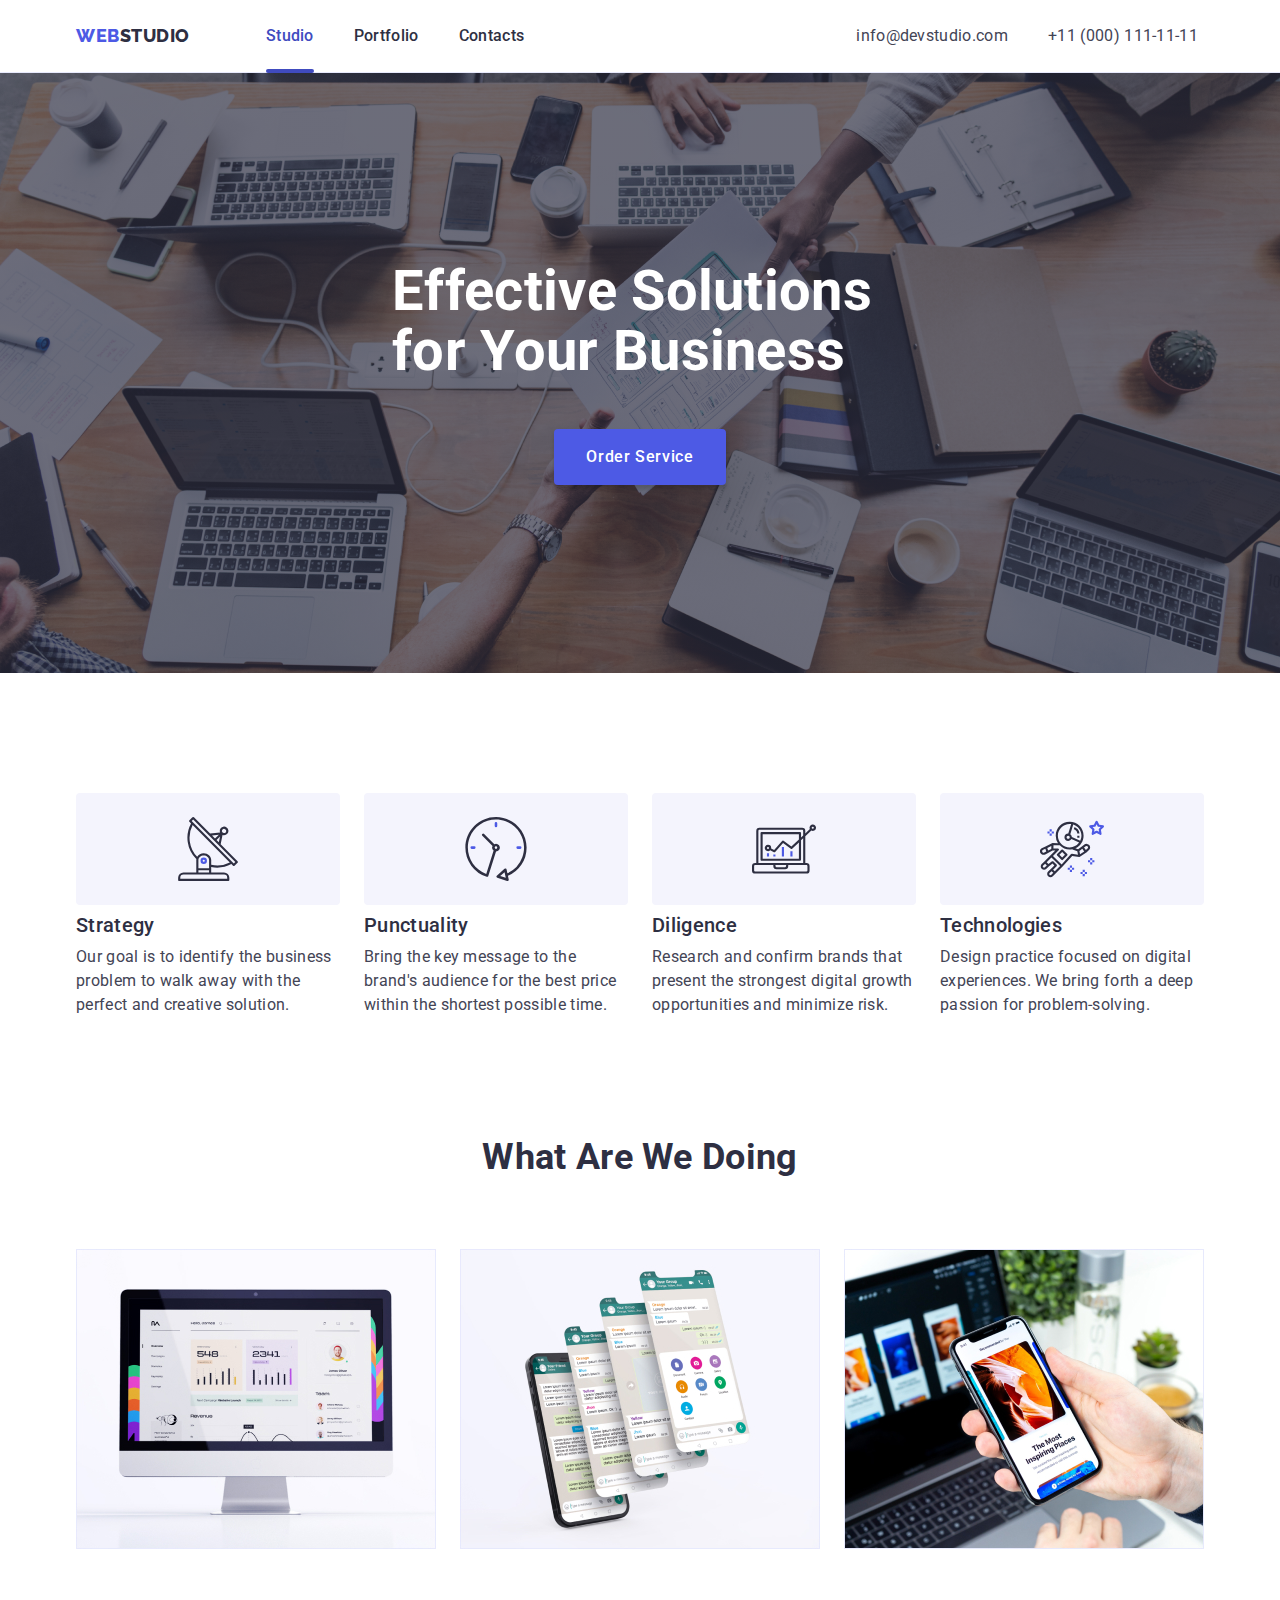
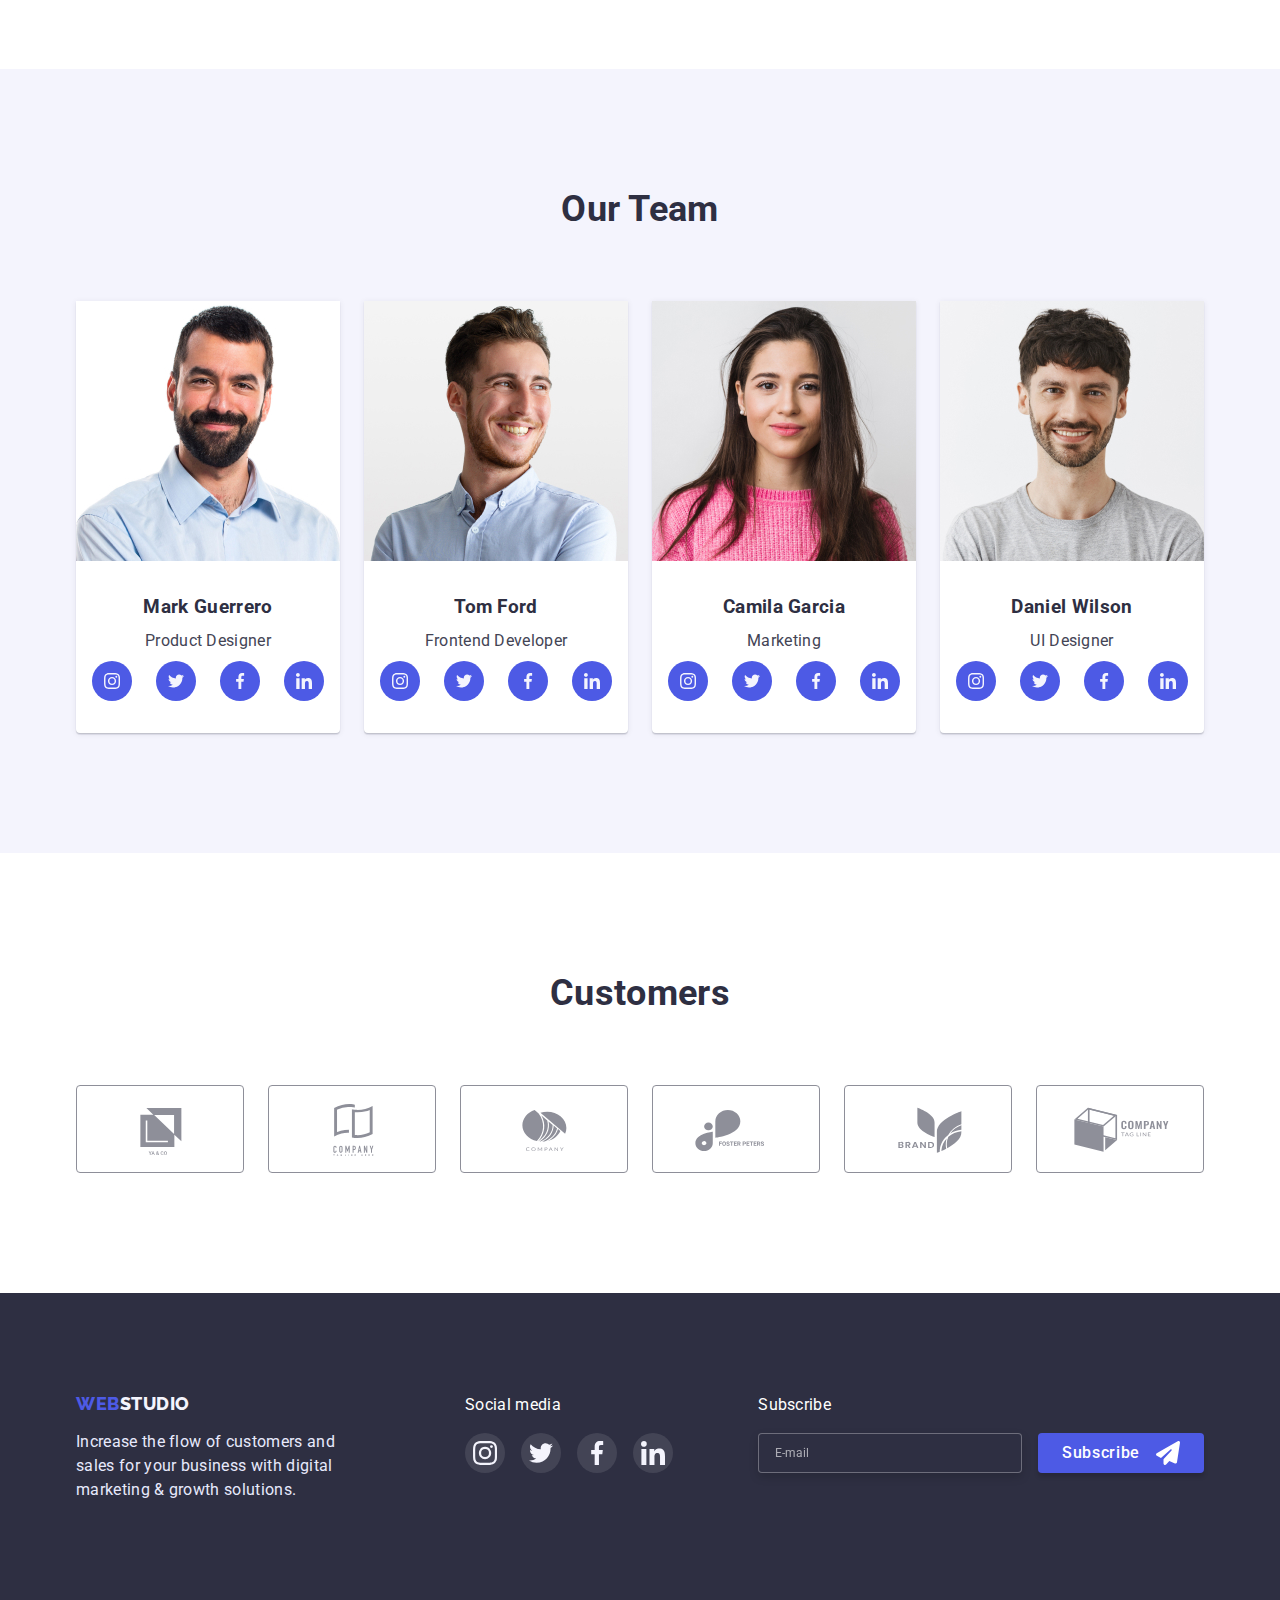
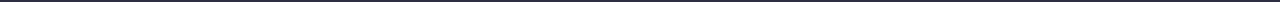
<file: index.html>
<!DOCTYPE html>
<html lang="en">
  <head>
    <meta charset="UTF-8" />
    <meta http-equiv="X-UA-Compatible" content="IE=edge" />
    <meta name="viewport" content="width=device-width, initial-scale=1.0" />
    <title>Web Studio</title>
    <!-- Fonst -->
    <link rel="preconnect" href="https://fonts.googleapis.com" />
    <link rel="preconnect" href="https://fonts.gstatic.com" crossorigin />
    <link
      href="https://fonts.googleapis.com/css2?family=Raleway:wght@800&family=Roboto:wght@400;500;700;900&display=swap"
      rel="stylesheet"
    />
    <link
      rel="stylesheet"
      href="https://cdn.jsdelivr.net/npm/modern-normalize@1.1.0/modern-normalize.min.css"
    />
    <!-- Custom styles -->
    <link rel="stylesheet" href="./css/test.css" />
    <link rel="stylesheet" href="" />
  </head>
  <body>
    <!-- Header section -->
    <header class="header section">
      <div class="header-container container">
        <a class="header-logo link" href="./index.html">
          <span class="header-logo-span">Web</span>Studio
        </a>
        <nav class="header-nav">
          <ul class="header-list list">
            <li class="header-item">
              <a class="header-link link current" href="./index.html">Studio</a>
            </li>
            <li class="header-item">
              <a class="header-link link" href="./portfolio.html">Portfolio</a>
            </li>
            <li class="header-item">
              <a class="header-link link" href="#Contacts">Contacts</a>
            </li>
          </ul>
        </nav>
        <address class="header-address">
          <ul class="address-list list">
            <li class="address-item">
              <a class="header-mail link" href="mailto:info@devstudio.com"
                >info@devstudio.com</a
              >
            </li>
            <li class="address-item">
              <a class="header-contact link" href="tel:+110001111111"
                >+11 (000) 111-11-11</a
              >
            </li>
          </ul>
        </address>
        <!--Mobile Menu -->
        <button class="menu-btn" type="submit" data-mobile-open>
          <svg class="menu-icon" width="32" height="32">
            <use href="./img/icons.svg#icon-burger"></use>
          </svg>
        </button>
        <div class="menu-mobile mobile-backdrop is-hidden" data-mobile>
          <button class="mobile-btn" type="submit" data-mobile-close>
            <svg class="mobile-close" width="8" height="8">
              <use href="./img/icons.svg#icon-menu-close"></use>
            </svg>
          </button>
          <ul class="mobile-list list">
            <li class="mobile-item">
              <a class="mobile-link link current" href="./index.html">Studio</a>
            </li>
            <li class="mobile-item">
              <a class="mobile-link link" href="./portfolio.html">Portfolio</a>
            </li>
            <li class="mobile-item">
              <a class="mobile-link link" href="#Contacts">Contacts</a>
            </li>
          </ul>
          <ul class="mobile-address-list list">
            <li class="mobile-item">
              <a class="mobile-contact link" href="tel:+110001111111"
                >+11 (000) 111-11-11</a
              >
            </li>
            <li class="mobile-item">
              <a class="mobile-mail link" href="mailto:info@devstudio.com"
                >info@devstudio.com</a
              >
            </li>
          </ul>
          <ul class="mobile-socials-list list">
            <li class="mobile-socials-item">
              <a
                class="mobile-socials-link link"
                href="https://instagram.com"
                rel="noopener noreferree"
                aria-label="Instagram link"
                ><svg class="footer-socials-icon" width="24" height="24">
                  <use href="./img/icons.svg#instagram"></use></svg
              ></a>
            </li>
            <li class="mobile-socials-item">
              <a class="mobile-socials-link link" href aria-label="Twitter link"
                ><svg class="footer-socials-icon" width="24" height="24">
                  <use href="./img/icons.svg#twitter"></use></svg
              ></a>
            </li>
            <li class="mobile-socials-item">
              <a
                class="mobile-socials-link link"
                href
                aria-label="Facebook link"
                ><svg class="footer-socials-icon" width="24" height="24">
                  <use href="./img/icons.svg#facebook"></use></svg
              ></a>
            </li>
            <li class="mobile-socials-item">
              <a
                class="mobile-socials-link link"
                href
                aria-label="Linkedin link"
                ><svg class="footer-socials-icon" width="24" height="24">
                  <use href="./img/icons.svg#linkedin"></use></svg
              ></a>
            </li>
          </ul>
        </div>
      </div>
    </header>
    <main>
      <!-- Hero section -->
      <section class="hero section">
        <div class="hero-container container">
          <h1 class="hero-title">Effective Solutions for Your Business</h1>
          <button class="hero-button btn" type="button" data-modal-open>
            Order Service
          </button>
        </div>
      </section>
      <!-- Our Features -->
      <section class="features section">
        <div class="container">
          <h2 class="visually-hidden" hidden>Our Features</h2>
          <ul class="features-list list">
            <li class="features-item">
              <div class="features-box-icon">
                <svg class="features-icon" width="64" height="64">
                  <use href="./img/icons.svg#antenna"></use>
                </svg>
              </div>
              <h3 class="features-title">Strategy</h3>
              <p class="features-desc">
                Our goal is to identify the business problem to walk away with
                the perfect and creative solution.
              </p>
            </li>
            <li class="features-item">
              <div class="features-box-icon">
                <svg class="features-icon" width="64" height="64">
                  <use href="./img/icons.svg#clock"></use>
                </svg>
              </div>
              <h3 class="features-title">Punctuality</h3>
              <p class="features-desc">
                Bring the key message to the brand's audience for the best price
                within the shortest possible time.
              </p>
            </li>
            <li class="features-item">
              <div class="features-box-icon">
                <svg class="features-icon" width="64" height="64">
                  <use href="./img/icons.svg#diagram"></use>
                </svg>
              </div>
              <h3 class="features-title">Diligence</h3>
              <p class="features-desc">
                Research and confirm brands that present the strongest digital
                growth opportunities and minimize risk.
              </p>
            </li>
            <li class="features-item">
              <div class="features-box-icon">
                <svg class="features-icon" width="64" height="64">
                  <use href="./img/icons.svg#astronaut"></use>
                </svg>
              </div>
              <h3 class="features-title">Technologies</h3>
              <p class="features-desc">
                Design practice focused on digital experiences. We bring forth a
                deep passion for problem-solving.
              </p>
            </li>
          </ul>
        </div>
      </section>
      <!-- What are we doing section -->
      <section class="do section">
        <div class="container">
          <h2 class="do-title">What Are We Doing</h2>
          <ul class="do-list list">
            <li class="do-item">
              <img
                class="do-img"
                srcset="
                  ./img/what-are-we-doing/img01@1x.jpg 1x,
                  ./img/what-are-we-doing/img01@2x.jpg 2x
                "
                src="./img/what-are-we-doing/monitor.jpg"
                alt="Computer"
                width="360"
                height="300"
              />
            </li>
            <li class="do-item">
              <img
                class="do-img"
                srcset="
                  ./img/what-are-we-doing/img02@1x.jpg 1x,
                  ./img/what-are-we-doing/img02@2x.jpg 2x
                "
                src="./img/what-are-we-doing/smartphone-app.jpg"
                alt="Smartphone"
                width="360"
                height="300"
              />
            </li>
            <li class="do-item">
              <img
                class="do-img"
                srcset="
                  ./img/what-are-we-doing/img03@1x.jpg 1x,
                  ./img/what-are-we-doing/img03@2x.jpg 2x
                "
                src="./img/what-are-we-doing/smartphone-background-computer.jpg"
                alt="Phone on the background of the monitor"
                width="360"
                height="300"
              />
            </li>
          </ul>
        </div>
      </section>
      <!-- Our team section -->
      <section class="team section">
        <div class="container">
          <h2 class="team-title">Our Team</h2>
          <ul class="team-list list">
            <li class="team-item">
              <img
                class="team-img"
                srcset="
                  ./img/our-team/mark-guerrero_@1x.jpg 1x,
                  ./img/our-team/mark-guerrero_@2x.jpg 2x
                "
                src="./img/our-team/mark-guerrero.jpg"
                alt="Dark haired bearded man"
                width="264"
                height="260"
              />
              <div class="team-wrapper">
                <h3 class="team-member">Mark Guerrero</h3>
                <p class="team-desc">Product Designer</p>
                <ul class="socials list">
                  <li class="socials-item">
                    <a
                      class="socials-link link"
                      href="https://instagram.com"
                      rel="noopener noreferree"
                      aria-label="Instagram link"
                      ><svg class="socials-icon" width="16" height="16">
                        <use href="./img/icons.svg#instagram"></use></svg
                    ></a>
                  </li>
                  <li class="socials-item">
                    <a class="socials-link" href aria-label="Twitter link"
                      ><svg class="socials-icon" width="16" height="16">
                        <use href="./img/icons.svg#twitter"></use></svg
                    ></a>
                  </li>
                  <li class="socials-item">
                    <a class="socials-link" href aria-label="Facebook link"
                      ><svg class="socials-icon" width="16" height="16">
                        <use href="./img/icons.svg#facebook"></use></svg
                    ></a>
                  </li>
                  <li class="socials-item">
                    <a class="socials-link" href aria-label="Linkedin link"
                      ><svg class="socials-icon" width="16" height="16">
                        <use href="./img/icons.svg#linkedin"></use></svg
                    ></a>
                  </li>
                </ul>
              </div>
            </li>
            <li class="team-item">
              <img
                class="team-img"
                srcset="
                  ./img/our-team/tom-ford_@1x.jpg 1x,
                  ./img/our-team/tom-ford_@2x.jpg 2x
                "
                src="./img/our-team/tom-ford.jpg"
                alt="Smiling blonde guy"
                width="264"
                height="260"
              />
              <div class="team-wrapper">
                <h3 class="team-member">Tom Ford</h3>
                <p class="team-desc">Frontend Developer</p>
                <ul class="socials list">
                  <li class="socials-item">
                    <a
                      class="socials-link link"
                      href="https://instagram.com"
                      rel="noopener noreferree"
                      aria-label="Instagram link"
                      ><svg class="socials-icon" width="16" height="16">
                        <use href="./img/icons.svg#instagram"></use></svg
                    ></a>
                  </li>
                  <li class="socials-item">
                    <a class="socials-link" href aria-label="Twitter link"
                      ><svg class="socials-icon" width="16" height="16">
                        <use href="./img/icons.svg#twitter"></use></svg
                    ></a>
                  </li>
                  <li class="socials-item">
                    <a class="socials-link" href aria-label="Facebook link"
                      ><svg class="socials-icon" width="16" height="16">
                        <use href="./img/icons.svg#facebook"></use></svg
                    ></a>
                  </li>
                  <li class="socials-item">
                    <a class="socials-link" href aria-label="Linkedin link"
                      ><svg class="socials-icon" width="16" height="16">
                        <use href="./img/icons.svg#linkedin"></use></svg
                    ></a>
                  </li>
                </ul>
              </div>
            </li>
            <li class="team-item">
              <img
                class="team-img"
                srcset="
                  ./img/our-team/camila-garcia_@1x.jpg 1x,
                  ./img/our-team/camila-garcia_@2x.jpg 2x
                "
                src="./img/our-team/camila-garcia.jpg"
                alt="Girl with dark hair in a pink blouse"
                width="264"
                height="260"
              />
              <div class="team-wrapper">
                <h3 class="team-member">Camila Garcia</h3>
                <p class="team-desc">Marketing</p>
                <ul class="socials list">
                  <li class="socials-item">
                    <a
                      class="socials-link link"
                      href="https://instagram.com"
                      rel="noopener noreferree"
                      aria-label="Instagram link"
                      ><svg class="socials-icon" width="16" height="16">
                        <use href="./img/icons.svg#instagram"></use></svg
                    ></a>
                  </li>
                  <li class="socials-item">
                    <a class="socials-link" href aria-label="Twitter link"
                      ><svg class="socials-icon" width="16" height="16">
                        <use href="./img/icons.svg#twitter"></use></svg
                    ></a>
                  </li>
                  <li class="socials-item">
                    <a class="socials-link" href aria-label="Facebook link"
                      ><svg class="socials-icon" width="16" height="16">
                        <use href="./img/icons.svg#facebook"></use></svg
                    ></a>
                  </li>
                  <li class="socials-item">
                    <a class="socials-link" href aria-label="Linkedin link"
                      ><svg class="socials-icon" width="16" height="16">
                        <use href="./img/icons.svg#linkedin"></use></svg
                    ></a>
                  </li>
                </ul>
              </div>
            </li>
            <li class="team-item">
              <img
                class="team-img"
                srcset="
                  ./img/our-team/daniel-wilson_@1x.jpg 1x,
                  ./img/our-team/daniel-wilson_@2x.jpg 2x
                "
                src="./img/our-team/daniel-wilson.jpg"
                alt="Smiling guy with dark hair"
                width="264"
                height="260"
              />
              <div class="team-wrapper">
                <h3 class="team-member">Daniel Wilson</h3>
                <p class="team-desc">UI Designer</p>
                <ul class="socials list">
                  <li class="socials-item">
                    <a
                      class="socials-link link"
                      href="https://instagram.com"
                      rel="noopener noreferree"
                      aria-label="Instagram link"
                      ><svg class="socials-icon" width="16" height="16">
                        <use href="./img/icons.svg#instagram"></use></svg
                    ></a>
                  </li>
                  <li class="socials-item">
                    <a class="socials-link" href aria-label="Twitter link"
                      ><svg class="socials-icon" width="16" height="16">
                        <use href="./img/icons.svg#twitter"></use></svg
                    ></a>
                  </li>
                  <li class="socials-item">
                    <a class="socials-link" href aria-label="Facebook link"
                      ><svg class="socials-icon" width="16" height="16">
                        <use href="./img/icons.svg#facebook"></use></svg
                    ></a>
                  </li>
                  <li class="socials-item">
                    <a class="socials-link" href aria-label="Linkedin link"
                      ><svg class="socials-icon" width="16" height="16">
                        <use href="./img/icons.svg#linkedin"></use></svg
                    ></a>
                  </li>
                </ul>
              </div>
            </li>
          </ul>
        </div>
      </section>
      <!-- Customers -->
      <section class="customers section">
        <div class="container">
          <h2 class="customers-title">Customers</h2>
          <ul class="customers-list list">
            <li class="customers-item">
              <a class="customers-link link" href="">
                <svg class="customers-logo" width="104" height="56">
                  <use href="./img/icons.svg#logo1"></use>
                </svg>
              </a>
            </li>
            <li class="customers-item">
              <a class="customers-link link" href=""
                ><svg class="customers-logo" width="104" height="56">
                  <use href="./img/icons.svg#logo2"></use></svg
              ></a>
            </li>
            <li class="customers-item">
              <a class="customers-link link" href=""
                ><svg class="customers-logo" width="104" height="56">
                  <use href="./img/icons.svg#logo3"></use></svg
              ></a>
            </li>
            <li class="customers-item">
              <a class="customers-link link" href=""
                ><svg class="customers-logo" width="104" height="56">
                  <use href="./img/icons.svg#logo4"></use></svg
              ></a>
            </li>
            <li class="customers-item">
              <a class="customers-link link" href=""
                ><svg class="customers-logo" width="104" height="56">
                  <use href="./img/icons.svg#logo5"></use></svg
              ></a>
            </li>
            <li class="customers-item">
              <a class="customers-link link" href=""
                ><svg class="customers-logo" width="104" height="56">
                  <use href="./img/icons.svg#logo6"></use></svg
              ></a>
            </li>
          </ul>
        </div>
      </section>
    </main>
    <!-- Footer section -->
    <footer class="footer">
      <div class="footer-container container">
        <div class="footer-left-side">
          <a class="footer-logo link" href="./index.html">
            <span class="footer-logo-span">Web</span>Studio
          </a>
          <p class="footer-desc">
            Increase the flow of customers and sales for your business with
            digital marketing & growth solutions.
          </p>
        </div>
        <div class="footer-center-side">
          <p class="footer-social-desc">Social media</p>
          <ul class="footer-socials list">
            <li class="footer-socials-item">
              <a
                class="footer-socials-link link"
                href="https://instagram.com"
                rel="noopener noreferree"
                aria-label="Instagram link"
                ><svg class="footer-socials-icon" width="24" height="24">
                  <use href="./img/icons.svg#instagram"></use></svg
              ></a>
            </li>
            <li class="footer-socials-item">
              <a class="footer-socials-link" href aria-label="Twitter link"
                ><svg class="footer-socials-icon" width="24" height="24">
                  <use href="./img/icons.svg#twitter"></use></svg
              ></a>
            </li>
            <li class="footer-socials-item">
              <a class="footer-socials-link" href aria-label="Facebook link"
                ><svg class="footer-socials-icon" width="24" height="24">
                  <use href="./img/icons.svg#facebook"></use></svg
              ></a>
            </li>
            <li class="footer-socials-item">
              <a class="footer-socials-link" href aria-label="Linkedin link"
                ><svg class="footer-socials-icon" width="24" height="24">
                  <use href="./img/icons.svg#linkedin"></use></svg
              ></a>
            </li>
          </ul>
        </div>
        <div class="footer-right-side">
          <p class="footer-social-desc">Subscribe</p>
          <form class="subscribe-form" name="subscribe_form" autocomplete="off">
            <div class="subscribe-wrapper">
              <label class="subscribe-field">
                <input
                  class="subscribe-input"
                  type="email"
                  name="user_email"
                  placeholder="E-mail"
                  required
                />
              </label>
            </div>
            <div class="footer-btn-wrapper">
              <button class="subscribe-btn btn" type="submit">
                Subscribe
                <svg class="footer-icon-airplane" width="24" height="24">
                  <use href="./img/icons.svg#icon-airplane"></use>
                </svg>
              </button>
            </div>
          </form>
        </div>
      </div>
    </footer>
    <!-- Modal Window -->
    <div class="backdrop is-hidden" data-modal>
      <div class="modal">
        <button class="modal-btn" type="button" data-modal-close>
          <svg class="modal-icon" width="14" height="14">
            <use href="./img/icons.svg#close"></use>
          </svg>
        </button>
        <strong class="modal-title"
          >Leave your contacts and we will call you back</strong
        >
        <form class="modal-form" name="modal_form">
          <!-- Name field -->
          <label class="modal-form-label" for="user_name">Name</label>
          <div class="modal-form-group">
            <input
              class="modal-form-field"
              type="text"
              id="user_name"
              required
            />
            <svg class="modal-form-icon" width="15 " height="15">
              <use href="./img/icons.svg#icon-user"></use>
            </svg>
          </div>

          <!-- Phone field -->
          <label class="modal-form-label" for="user_phone">Phone</label>
          <div class="modal-form-group">
            <input
              class="modal-form-field"
              type="tel"
              id="user_phone"
              required
            />
            <svg class="modal-form-icon" width="15" height="15">
              <use href="./img/icons.svg#icon-phone"></use>
            </svg>
          </div>

          <!-- Email field -->
          <label class="modal-form-label" for="user_email">Email</label>
          <div class="modal-form-group">
            <input
              class="modal-form-field"
              type="email"
              id="user_email"
              required
            />
            <svg class="modal-form-icon" width="17 " height="14">
              <use href="./img/icons.svg#icon-mail"></use>
            </svg>
          </div>

          <!-- Comment field -->
          <label class="modal-form-label" for="user_comment">Comment</label>
          <textarea
            class="modal-form-comment"
            name="user_comment"
            id="user_comment"
            rows="6"
            placeholder="Text input"
          ></textarea>

          <!-- Agreement field -->
          <div class="modal-agreement-group">
            <input
              class="modal-form-checkbox"
              type="checkbox"
              name="user_agreement"
              id="user_check"
              required
            />
            <label class="modal-form-agreement" for="user_check"
              >I accept the terms and conditions of the
              <a class="modal-form-link" href="" target="_blank"
                >Privacy Policy</a
              >
            </label>
          </div>
          <button class="modal-form-btn btn" type="submit">Send</button>
        </form>
      </div>
    </div>
    <script src="./js/modal.js"></script>
  </body>
</html>
</file>
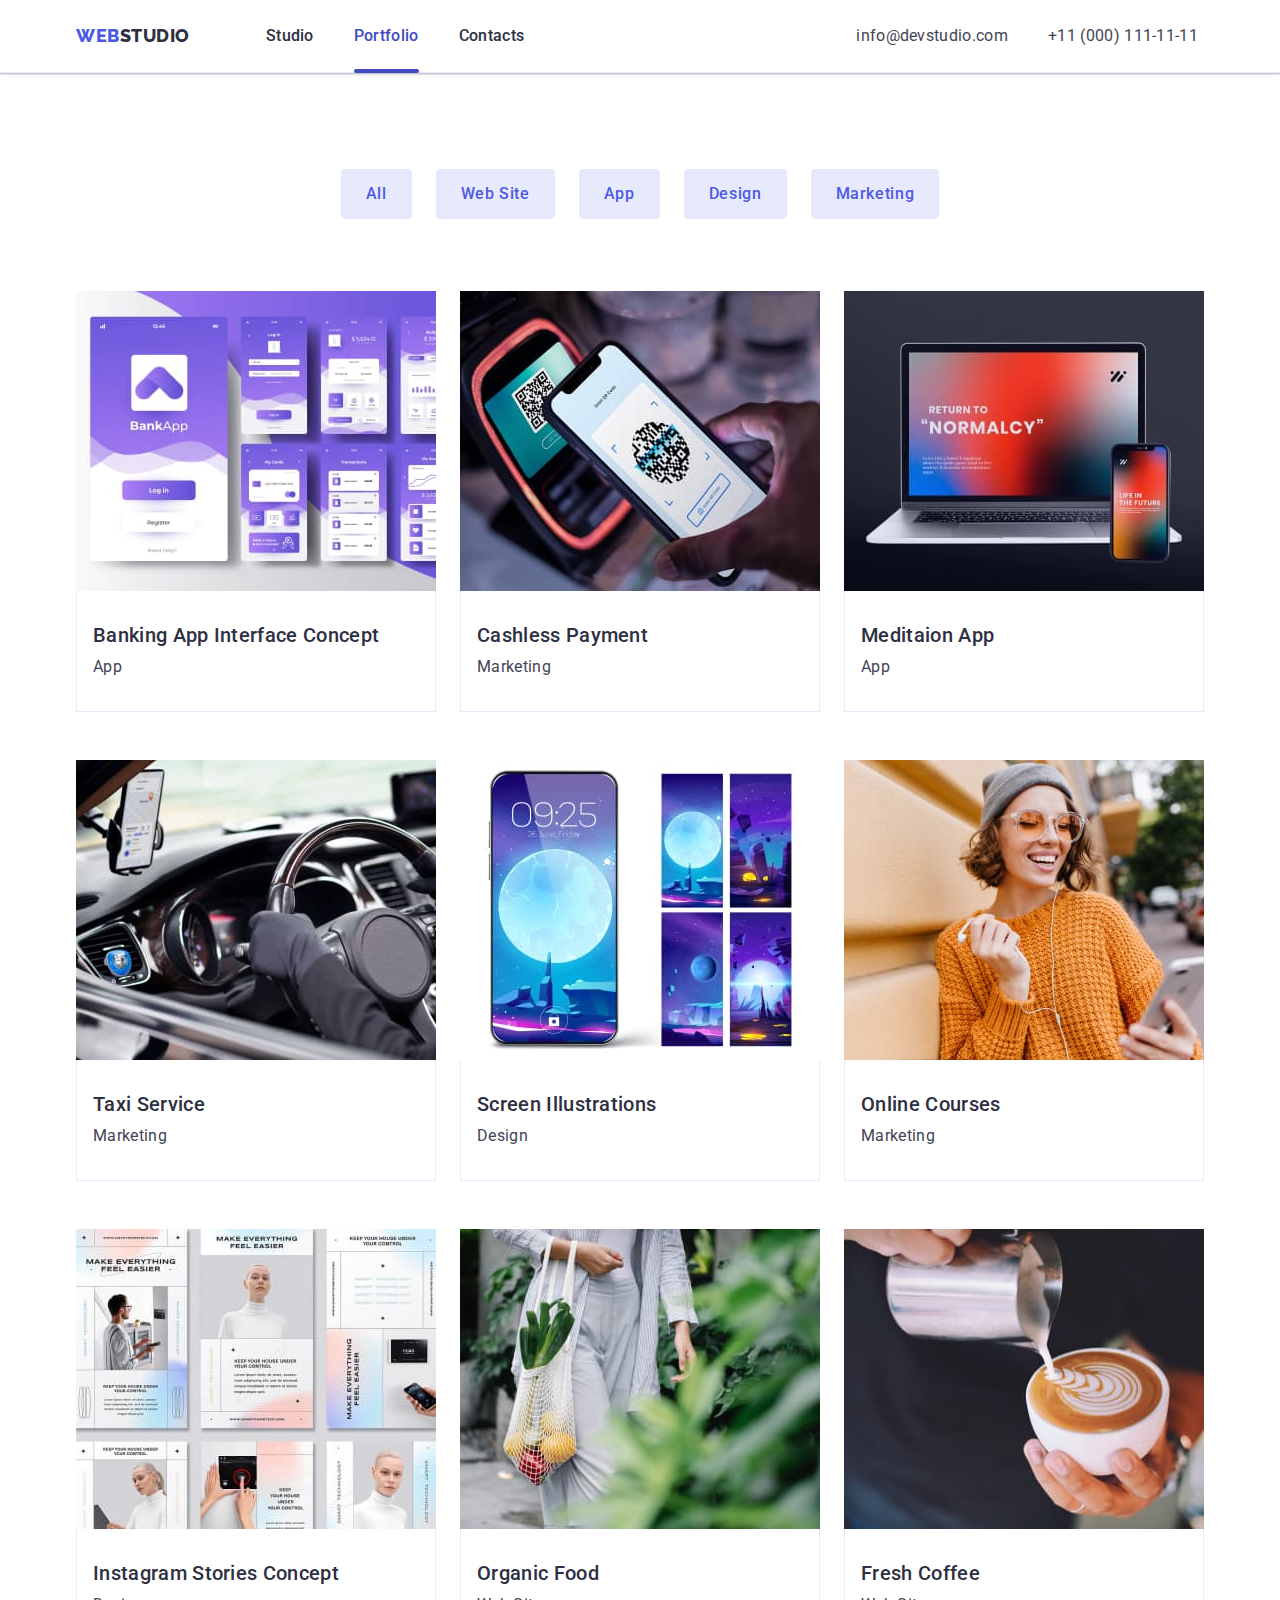
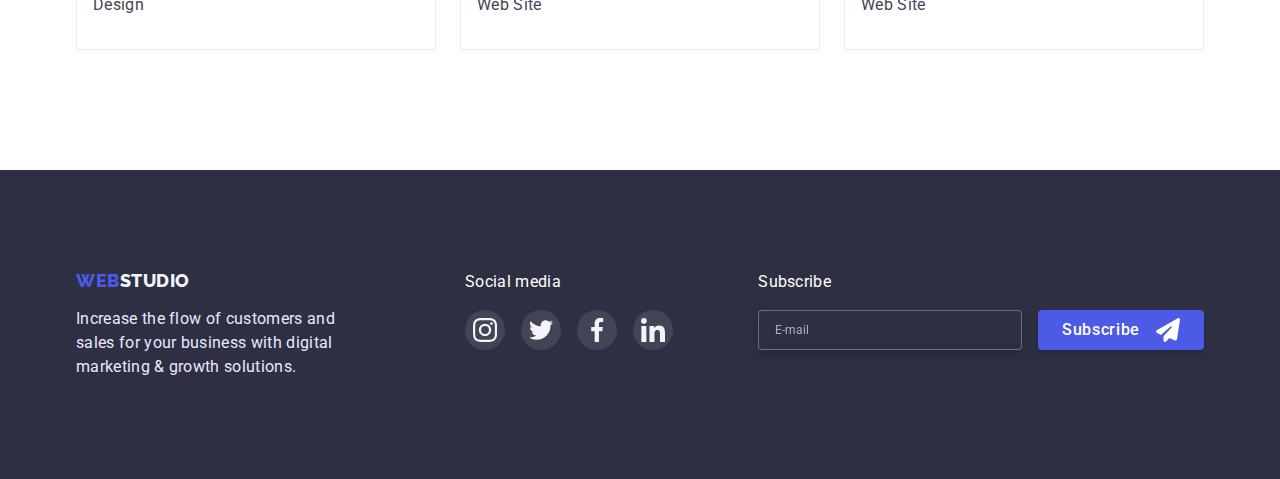
<file: portfolio.html>
<!DOCTYPE html>
<html lang="en">
  <head>
    <meta charset="UTF-8" />
    <meta http-equiv="X-UA-Compatible" content="IE=edge" />
    <meta name="viewport" content="width=device-width, initial-scale=1.0" />
    <title>Portfolio</title>
    <!-- Fonst -->
    <link rel="preconnect" href="https://fonts.googleapis.com" />
    <link rel="preconnect" href="https://fonts.gstatic.com" crossorigin />
    <link
      href="https://fonts.googleapis.com/css2?family=Raleway:wght@800&family=Roboto:wght@400;500;700;900&display=swap"
      rel="stylesheet"
    />
    <link
      rel="stylesheet"
      href="https://cdn.jsdelivr.net/npm/modern-normalize@1.1.0/modern-normalize.min.css"
    />
    <!-- Custom styles -->
    <link rel="stylesheet" href="./css/test.css" />
    <link rel="stylesheet" href="" />
  </head>
  <body>
    <!-- Header section -->
    <header class="header">
      <div class="header-container container">
        <nav class="header-nav">
          <a class="header-logo link" href="./index.html">
            <span class="header-logo-span">Web</span>Studio
          </a>
          <ul class="header-list list">
            <li class="header-item">
              <a class="header-link link" href="./index.html">Studio</a>
            </li>
            <li class="header-item">
              <a class="header-link link current" href="./portfolio.html"
                >Portfolio</a
              >
            </li>
            <li class="header-item">
              <a class="header-link link" href="#Contacts">Contacts</a>
            </li>
          </ul>
        </nav>
        <address class="header-address">
          <ul class="address-list list">
            <li class="address-item">
              <a class="header-mail link" href="mailto:info@devstudio.com"
                >info@devstudio.com</a
              >
            </li>
            <li class="address-item">
              <a class="header-contact link" href="tel:+110001111111"
                >+11 (000) 111-11-11</a
              >
            </li>
          </ul>
        </address>
      </div>
    </header>
    <main>
      <!-- Filters section -->
      <section class="filters section">
        <div class="container">
          <h1 class="visually-hidden" hidden>Filters</h1>
          <ul class="filters-list list">
            <li class="filters-item">
              <button class="filters-button" type="button">All</button>
            </li>
            <li class="filters-item">
              <button class="filters-button" type="button">Web Site</button>
            </li>
            <li class="filters-item">
              <button class="filters-button" type="button">App</button>
            </li>
            <li class="filters-item">
              <button class="filters-button" type="button">Design</button>
            </li>
            <li class="filters-item">
              <button class="filters-button" type="button">Marketing</button>
            </li>
          </ul>
          <ul class="project-list list">
            <li class="project-item link">
              <a href="" class="project-link link">
                <div class="portfolio-thumb">
                  <img
                    class="project-img"
                    src="./img/project-row-1/bank-app.jpg"
                    alt="Banking App"
                    width="360"
                    height="300"
                  />
                  <div class="portfolio-text">
                    <p class="portfolio-desk">
                      14 Stylish and User-Friendly App Design Concepts · Task
                      Manager App · Calorie Tracker App · Exotic Fruit Ecommerce
                      App · Cloud Storage App
                    </p>
                  </div>
                </div>
                <div class="project-text">
                  <h2 class="project-title">Banking App Interface Concept</h2>
                  <p class="project-desc">App</p>
                </div>
              </a>
            </li>
            <li class="project-item link">
              <a href="" class="project-link link">
                <div class="portfolio-thumb">
                  <img
                    class="project-img"
                    src="./img/project-row-1/qr-code.jpg"
                    alt="QR code and
            smartphone"
                    width="360"
                    height="300"
                  />
                  <div class="portfolio-text">
                    <p class="portfolio-desk">
                      14 Stylish and User-Friendly App Design Concepts · Task
                      Manager App · Calorie Tracker App · Exotic Fruit Ecommerce
                      App · Cloud Storage App
                    </p>
                  </div>
                </div>
                <div class="project-text">
                  <h2 class="project-title">Cashless Payment</h2>
                  <p class="project-desc">Marketing</p>
                </div>
              </a>
            </li>
            <li class="project-item link">
              <a href="" class="project-link link">
                <div class="portfolio-thumb">
                  <img
                    class="project-img"
                    src="./img/project-row-1/computer-and-smartphone.jpg"
                    alt="Computer and
            smartphone"
                    width="360"
                    height="300"
                  />
                  <div class="portfolio-text">
                    <p class="portfolio-desk">
                      14 Stylish and User-Friendly App Design Concepts · Task
                      Manager App · Calorie Tracker App · Exotic Fruit Ecommerce
                      App · Cloud Storage App
                    </p>
                  </div>
                </div>
                <div class="project-text">
                  <h2 class="project-title">Meditaion App</h2>
                  <p class="project-desc">App</p>
                </div>
              </a>
            </li>
            <li class="project-item link">
              <a href="" class="project-link link">
                <div class="portfolio-thumb">
                  <img
                    class="project-img"
                    src="./img/project-row-2/app-for-drivers.jpg"
                    alt="App for drivers"
                    width="360"
                    height="300"
                  />
                  <div class="portfolio-text">
                    <p class="portfolio-desk">
                      14 Stylish and User-Friendly App Design Concepts · Task
                      Manager App · Calorie Tracker App · Exotic Fruit Ecommerce
                      App · Cloud Storage App
                    </p>
                  </div>
                </div>
                <div class="project-text">
                  <h2 class="project-title">Taxi Service</h2>
                  <p class="project-desc">Marketing</p>
                </div>
              </a>
            </li>
            <li class="project-item link">
              <a href="" class="project-link link">
                <div class="portfolio-thumb">
                  <img
                    class="project-img"
                    src="./img/project-row-2/phone-wallpaper.jpg"
                    alt="Phone wallpaper"
                    width="360"
                    height="300"
                  />
                  <div class="portfolio-text">
                    <p class="portfolio-desk">
                      14 Stylish and User-Friendly App Design Concepts · Task
                      Manager App · Calorie Tracker App · Exotic Fruit Ecommerce
                      App · Cloud Storage App
                    </p>
                  </div>
                </div>
                <div class="project-text">
                  <h2 class="project-title">Screen Illustrations</h2>
                  <p class="project-desc">Design</p>
                </div>
              </a>
            </li>
            <li class="project-item ;link">
              <a href="" class="project-link link">
                <div class="portfolio-thumb">
                  <img
                    class="project-img"
                    src="./img/project-row-2/girl-in-headphones.jpg"
                    alt="Girl listening to
            music"
                    width="360"
                    height="300"
                  />
                  <div class="portfolio-text">
                    <p class="portfolio-desk">
                      14 Stylish and User-Friendly App Design Concepts · Task
                      Manager App · Calorie Tracker App · Exotic Fruit Ecommerce
                      App · Cloud Storage App
                    </p>
                  </div>
                </div>
                <div class="project-text">
                  <h2 class="project-title">Online Courses</h2>
                  <p class="project-desc">Marketing</p>
                </div>
              </a>
            </li>
            <li class="project-item link">
              <a href="" class="project-link link">
                <div class="portfolio-thumb">
                  <img
                    class="project-img"
                    src="./img/project-row-3/instagram-foto.jpg"
                    alt="Instagram foto"
                    width="360"
                    height="300"
                  />
                  <div class="portfolio-text">
                    <p class="portfolio-desk">
                      14 Stylish and User-Friendly App Design Concepts · Task
                      Manager App · Calorie Tracker App · Exotic Fruit Ecommerce
                      App · Cloud Storage App
                    </p>
                  </div>
                </div>
                <div class="project-text">
                  <h2 class="project-title">Instagram Stories Concept</h2>
                  <p class="project-desc">Design</p>
                </div>
              </a>
            </li>
            <li class="project-item link">
              <a href="" class="project-link link">
                <div class="portfolio-thumb">
                  <img
                    class="project-img"
                    src="./img/project-row-3/products.jpg"
                    alt="Products in a bag"
                    width="360"
                    height="300"
                  />
                  <div class="portfolio-text">
                    <p class="portfolio-desk">
                      14 Stylish and User-Friendly App Design Concepts · Task
                      Manager App · Calorie Tracker App · Exotic Fruit Ecommerce
                      App · Cloud Storage App
                    </p>
                  </div>
                </div>
                <div class="project-text">
                  <h2 class="project-title">Organic Food</h2>
                  <p class="project-desc">Web Site</p>
                </div>
              </a>
            </li>
            <li class="project-item link">
              <a href="" class="project-link link">
                <div class="portfolio-thumb">
                  <img
                    class="project-img"
                    src="./img/project-row-3/coffee.jpg"
                    alt="Coffee"
                    width="360"
                    height="300"
                  />
                  <div class="portfolio-text">
                    <p class="portfolio-desk">
                      14 Stylish and User-Friendly App Design Concepts · Task
                      Manager App · Calorie Tracker App · Exotic Fruit Ecommerce
                      App · Cloud Storage App
                    </p>
                  </div>
                </div>
                <div class="project-text">
                  <h2 class="project-title">Fresh Coffee</h2>
                  <p class="project-desc">Web Site</p>
                </div>
              </a>
            </li>
          </ul>
        </div>
      </section>
    </main>
    <!-- Footer section -->
    <footer class="footer">
      <div class="footer-container container">
        <div class="footer-left-side">
          <a class="footer-logo link" href="./index.html">
            <span class="footer-logo-span">Web</span>Studio
          </a>
          <p class="footer-desc">
            Increase the flow of customers and sales for your business with
            digital marketing & growth solutions.
          </p>
        </div>
        <div class="footer-center-side">
          <p class="footer-social-desc">Social media</p>
          <ul class="footer-socials list">
            <li class="footer-socials-item">
              <a
                class="footer-socials-link link"
                href="https://instagram.com"
                rel="noopener noreferree"
                aria-label="Instagram link"
                ><svg class="footer-socials-icon" width="24" height="24">
                  <use href="./img/icons.svg#instagram"></use></svg
              ></a>
            </li>
            <li class="footer-socials-item">
              <a class="footer-socials-link" href aria-label="Twitter link"
                ><svg class="footer-socials-icon" width="24" height="24">
                  <use href="./img/icons.svg#twitter"></use></svg
              ></a>
            </li>
            <li class="footer-socials-item">
              <a class="footer-socials-link" href aria-label="Facebook link"
                ><svg class="footer-socials-icon" width="24" height="24">
                  <use href="./img/icons.svg#facebook"></use></svg
              ></a>
            </li>
            <li class="footer-socials-item">
              <a class="footer-socials-link" href aria-label="Linkedin link"
                ><svg class="footer-socials-icon" width="24" height="24">
                  <use href="./img/icons.svg#linkedin"></use></svg
              ></a>
            </li>
          </ul>
        </div>
        <div class="footer-right-side">
          <p class="footer-social-desc">Subscribe</p>
          <form class="subscribe-form" name="subscribe_form" autocomplete="off">
            <div class="subscribe-wrapper">
              <label class="subscribe-field">
                <input
                  class="subscribe-input"
                  type="email"
                  name="user_email"
                  placeholder="E-mail"
                  required
                />
              </label>
            </div>
            <div class="footer-btn-wrapper">
              <button class="subscribe-btn btn" type="submit">
                Subscribe
                <svg class="footer-icon-airplane" width="24" height="24">
                  <use href="./img/icons.svg#icon-airplane"></use>
                </svg>
              </button>
            </div>
          </form>
        </div>
      </div>
    </footer>
  </body>
</html>
</file>
<file: css/test.css>
:root {
    --color-iris: #4d5ae5;
    --color-ocean: #404bbf;
    --color-navy-blue: #2e2f42;
    --color-green: #31d0aa;
    --color-slate: #434455;
    --color-light-slate: #8e8f99;
    --color-cornflower: #e7e9fc;
    --color-cloud: #f4f4fd;
    --color-navy-blue-modal: #2e2f42;
    --color-grey: #2e2f42;
    --color-white: #ffffff;

    --trns-fast: 250ms cubic-bezier(0.4, 0, 0.2, 1);
}

body {
    font-family: "Roboto", sans-serif;
    font-size: 16px;
    line-height: calc(24 / 16);
    letter-spacing: 0.02em;
    color: var(--color-slate);
}

visually-hidden {
    position: absolute;
    width: 1px;
    height: 1px;
    margin: -1px;
    border: 0;
    padding: 0;

    white-space: nowrap;
    clip-path: inset(100%);
    clip: rect(0 0 0 0);
    overflow: hidden;
}

* {
    margin: 0px;
    padding: 0px;
}

img {
    display: block;
    max-width: 100%;
    height: auto;
}

.list {
    list-style: none;
}

.link {
    text-decoration: none;
}

.container {
    min-width: 320px;
    max-width: 428px;
    padding: 0px 16px;
    margin: 0px auto;
}

@media screen and (min-width: 768px) {
    .container {
        max-width: 768px;
    }
}

@media screen and (min-width: 1200px) {
    .container {
        max-width: 1158px;
        padding: 0px 15px;
    }
}

.btn {
    font-family: inherit;
    font-weight: 500;
    font-size: 16px;
    line-height: calc(24 / 16);
    letter-spacing: 0.04em;

    color: var(--color-white);
    background-color: var(--color-iris);
    cursor: pointer;
    border: none;
    border-radius: 4px;
    box-shadow: 0px 4px 4px rgba(0, 0, 0, 0.15);

    transition: background-color var(--trns-fast);
}

.btn:hover,
.btn:focus {
    background-color: var(--color-ocean);
}

.section {}

/* Header section */
/* Header mobile */
.header {
    padding-top: 24px;
    padding-bottom: 24px;

    background-color: var(--color-white);
    border-bottom: 1px solid #E7E9FC;
    box-shadow: 0px 2px 1px rgba(46, 47, 66, 0.08), 0px 1px 1px rgba(46, 47, 66, 0.16), 0px 1px 6px rgba(46, 47, 66, 0.08);
}

.header-container {
display: flex;
justify-content: space-between;
align-items: center;
}

.header-nav {
    display: none;
    /* display: flex;

    margin-right: 332px; */
}

.header-list {
    display: flex;
    gap: 40px;

}

.header-item {}

.header-logo {
    /* margin-right: 249px; */

    font-family: "Raleway";
    font-weight: 800;
    font-size: 18px;
    line-height: calc(24 / 18);
    letter-spacing: 0.03em;

    text-transform: uppercase;
    color: var(--color-navy-blue);
}

.header-logo-span {
    text-transform: uppercase;
    color: var(--color-iris);
}

.header-link {
    position: relative;

    padding: 24px 0 28px 0;

    font-weight: 500;
    color: var(--color-navy-blue);

    transition: color var(--trns-fast);

}

.header-link:hover,
.header-link:focus {
    color: var(--color-ocean);
}

.header-link.current::after {
    content: '';
    position: absolute;
    bottom: 0;

    display: block;
    width: 100%;
    height: 4px;
    border-radius: 4px;
    background-color: var(--color-ocean);
}

/* .current {
    color: var(--color-ocean);
} */

.header-address {
    display: none;
    font-style: normal;
}

.address-list {
    display: flex;
    gap: 40px;
}

.address-item {}

.header-mail,
.header-contact {
    color: var(--color-slate);

    transition: color var(--trns-fast);
}

.header-contact:hover,
.header-contact:focus,
.header-mail:hover,
.header-mail:focus {
    color: var(--color-ocean);
}

/* Header Mobile Menu */
.menu-btn {
    border: none;
    background-color: transparent;
}

.menu-icon {
    stroke: var(--color-navy-blue);
}

.menu-mobile {
    width: 100%;
    height: 100%;
    background: #FFFFFF;
    box-shadow: 0px 2px 1px rgba(46, 47, 66, 0.08), 0px 1px 1px rgba(46, 47, 66, 0.16), 0px 1px 6px rgba(46, 47, 66, 0.08);

    padding-top: 80px;
    padding-bottom: 40px;
    padding-left: 40px;

    position: absolute;
    top: 0px;
    left: 0px;
}

.mobile-backdrop {
    position: fixed;
    top: 0;
    left: 0;
    width: 100%;
    height: 100%;
    overflow: auto;

    background-color: var(--color-white);

    transition: opacity var(--trns-fast), visibility var(--trns-fast);
}

.mobile-backdrop.is-hidden {
    opacity: 0;
    visibility: hidden;
    pointer-events: none;
}

.mobile-btn {
    display: flex;
    position: absolute;
    top: 24px;
    right: 24px;

    padding: 8px;
    background: var(--color-cornflower);
    border: 1px solid rgba(0, 0, 0, 0.1);
    border-radius: 50%;
}

.mobile-close {}

.mobile-list {
    display: flex;
    flex-direction: column;
    align-items: flex-start;
    gap: 40px;
    margin-bottom: 284px;
}

.mobile-item {}

.mobile-link {
    font-weight: 700;
    font-size: 36px;
    line-height: calc(40 / 36);
    letter-spacing: 0.02em;

    color: var(--color-navy-blue);
}

.current {
    color: var(--color-ocean);
}

.mobile-address-list {
    display: flex;
    flex-direction: column;
    gap: 40px;

    margin-bottom: 48px;
}

.mobile-item {}

.mobile-contact {
    font-weight: 700;
    font-size: 36px;
    line-height: calc(40 / 36);
    
    letter-spacing: 0.02em;

    color: var(--color-iris);
}

.mobile-mail {
    font-style: normal;
    font-weight: 500;
    font-size: 20px;
    line-height: calc(24 / 20);
    
    letter-spacing: 0.02em;
    color: var(--color-slate);
    
}

.mobile-socials-list {
    display: flex;
    gap: 56px;
}

.mobile-socials-item {}

.mobile-socials-link {
    display: flex;
    align-items: center;
    justify-content: center;

    width: 40px;
    height: 40px;
    background-color: var(--color-iris);
    border-radius: 50%;
    color: var(--color-cloud);
}

/* Header Tablet */

@media screen and (min-width: 768px) {
    .header {
        padding-top: 24px;
        padding-bottom: 12px;
    }
    .header-container {
        justify-content: start;
        align-items: center;
    }
    .header-nav {
        display: flex;
        margin-right: 118px;
    }
    .header-logo {
        margin-right: 120px;
    }
    .header-address {
        display: block;
        flex-direction: row;
        flex-wrap: nowrap;
    }
    .address-list {
        flex-direction: column;
        gap: 0px;
    }
    .header-mail,
    .header-contact {
        font-size: 12px;
        line-height: calc(14 / 12);
    }
    .menu-btn {
        display: none;
    }
    .menu-mobile {
        display: none;
    }
}

/* Header Desktop */
@media screen and (min-width: 1200px) {
    .header {
        padding-top: 24px;
        padding-bottom: 24px; 
        
        background-color: var(--color-white);
        border-bottom: 1px solid #E7E9FC;
    }
    .header-logo {
        margin-right: 76px;
    }
    .header-nav {
        display: flex;
        margin-right: 332px;
    }
    .header-address {
        display: block;
    }
    .address-list {
        display: flex;
        gap: 40px;
        flex-direction: row;
    }
    .header-mail,
    .header-contact {
        font-size: 16px;
        line-height: calc(24 / 16);
        padding: 24px 0px 28px 0px;
    }
    .menu-btn {
        display: none;
    }
    .menu-mobile {
        display: none;
    }
}

/* Hero section */
.hero {
    max-width: 428px;
    margin: 0px auto;

    padding: 112px 0px;

    background-color: var(--color-navy-blue);
    background-repeat: no-repeat;
    background-position: center;
    background-size: cover;

    background-image: linear-gradient(rgba(46, 47, 66, 0.7), rgba(46, 47, 66, 0.7)), url(../img/hero/people-office_mob@1x.jpg);
}
@media (min-device-pixel-ratio: 2),
(min-resolution: 192dpi),
(min-resolution: 2dppx) {
    .hero {
        background-image: linear-gradient(rgba(46, 47, 66, 0.7), rgba(46, 47, 66, 0.7)), url(../img/hero/people-office_mob@2x.jpg);
    }
}

@media screen and (min-width: 768px) {
    .hero {
        background-image: linear-gradient(rgba(46, 47, 66, 0.7), rgba(46, 47, 66, 0.7)), url(../img/hero/people-office_tab@1x.jpg);
    }
    @media (min-device-pixel-ratio: 2),
    (min-resolution: 192dpi),
    (min-resolution: 2dppx) {
        .hero {
            background-image: linear-gradient(rgba(46, 47, 66, 0.7), rgba(46, 47, 66, 0.7)), url(../img/hero/people-office_tab@2x.jpg);
        }
    }
}

@media screen and (min-width: 1200px) {
    .hero {
        background-image: linear-gradient(rgba(46, 47, 66, 0.7), rgba(46, 47, 66, 0.7)), url(../img/hero/people-office_desk@1x.jpg);
    }
    @media (min-device-pixel-ratio: 2),
    (min-resolution: 192dpi),
    (min-resolution: 2dppx) {
        .hero {
            background-image: linear-gradient(rgba(46, 47, 66, 0.7), rgba(46, 47, 66, 0.7)), url(../img/hero/people-office_desk@2x.jpg);
        }
    }
}

.hero-container {}

.hero-title {
    margin: 0px auto;
    margin-bottom: 72px;

    width: 320px;

    font-weight: 700;
    font-size: 36px;
    line-height: calc(40 / 36);

    color: var(--color-white);

}

.hero-button {
    padding: 16px 32px;

    display: block;
    margin: 0px auto;

    font-family: inherit;
    font-weight: 500;
    font-size: 16px;
    line-height: calc(24 / 16);
    letter-spacing: 0.04em;

    color: var(--color-white);
    background-color: var(--color-iris);
    cursor: pointer;
    border: none;
    border-radius: 4px;
    box-shadow: 0px 4px 4px rgba(0, 0, 0, 0.15);

    transition: background-color var(--trns-fast);
}

.hero-button:hover,
.hero-button:focus {
    background-color: var(--color-ocean);
}

/* Hero Tablet */
@media screen and (min-width: 768px) {
    .hero {
    max-width: 768px;
    padding: 112px 0px 108px 0px;
    }
    .hero-title {
        margin-bottom: 40px;
        width: 496px;
        font-size: 56px;
        line-height: calc(60 / 56);
    }
}

/* Hero Desc */
@media screen and (min-width: 1200px) {
    .hero {
        max-width: 1440px;
        padding: 188px 0px;
    }
    .hero-title {
        margin-bottom: 48px;
        width: 496px;
        font-size: 56px;
        line-height: calc(60 / 56);
    }
}

/* Our Feutures */
.features {
    padding-top: 96px;
    padding-bottom: 96px;
}

.features-list {
    display: flex;
    flex-direction: column;
    row-gap: 72px;
}

.features-item {}

.features-box-icon {
    display: none;
}

.features-box-icon:hover {
    box-shadow: 0px 4px 4px rgba(0, 0, 0, 0.25);
}

.features-icon {}

.features-title {
    display: flex;
    align-items: center;

    margin-bottom: 8px;
    font-weight: 700;
    font-size: 36px;
    line-height: calc(40 / 36);
    
    text-align: center;
    color: var(--color-navy-blue);
}

.features-desc {
    font-weight: 500;
}

/* Features Tablet */
@media screen and (min-width: 768px) {
    .features-list {
        flex-wrap: wrap;
        column-gap: 24px;
        flex-direction: row;
        text-align: left;
    }
    .features-item {
        flex-basis: calc((100% - 24px) / 2);
    }
}

/* Features Desktop */
@media screen and (min-width: 1200px) {
    .features {
        padding-top: 120px;
        padding-bottom: 120px;
    }
    .features-list {
        justify-content: center;
        gap: 24px;
        text-align: left;
    }

    .features-item {
        flex-basis: calc((100% - 72px) / 4);
    }

    .features-box-icon {
        display: flex;
        align-items: center;
        justify-content: center;
        width: 264px;
        height: 112px;
            
        margin-bottom: 8px;
            
        background-color: var(--color-cloud);
        border-radius: 4px;
            
        transition: box-shadow var(--trns-fast);
        } 
    .features-title {  
        font-weight: 500;
        font-size: 20px;
        line-height: calc(24 / 20);
        } 
    .features-desc {
        font-weight: 400;
    }
}

/* What are we doing */
.do {
    display: none;
    margin: 0px;
    padding-bottom: 120px;
}

.section {}

.do-title {
    margin-bottom: 72px;

    font-weight: 700;
    font-size: 36px;
    line-height: calc(40 / 36);

    color: var(--color-navy-blue);

    text-align: center;
}

.do-list {
    display: flex;
    gap: 24px;
}

.do-item {}

.do-img {}

/* Do Desktop */
@media screen and (min-width: 1200px) {
    .do {
        display: block;
    }

}

/*  Our team section */
.team {
    padding: 96px 0 128px 0;
    background-color: var(--color-cloud);
}

.section {}

.team-title {
    margin-bottom: 72px;

    font-weight: 700;
    font-size: 36px;
    line-height: calc(40 / 36);

    color: var(--color-navy-blue);

    text-align: center;
}

.team-list {
    display: flex;
    flex-direction: column;
    row-gap: 72px;
    align-items: center;
    justify-content: center;
}

.team-item {
    box-shadow: 0px 1px 6px rgba(46, 47, 66, 0.08), 0px 1px 1px rgba(46, 47, 66, 0.16), 0px 2px 1px rgba(46, 47, 66, 0.08);
    border-radius: 0px 0px 4px 4px;
    background-color: var(--color-white);
}

.team-img {}

.team-wrapper {
    display: flex;
    flex-direction: column;

    padding: 32px 16px;

}

.team-member {
    margin-bottom: 8px;

    color: var(--color-navy-blue);

    text-align: center;
}

.team-desc {
    margin-bottom: 8px;

    color: var(--color-slate);

    text-align: center;
}

.socials {
    display: flex;
    align-items: center;
    justify-content: center;
    gap: 24px;
}

.socials-item {}

.socials-link {
    display: flex;
    align-items: center;
    justify-content: center;

    width: 40px;
    height: 40px;
    background-color: var(--color-iris);
    border-radius: 50%;
    color: var(--color-cloud);

    transition: background-color var(--trns-fast);
}

.socials-link:hover,
.socials-link:focus {
    background-color: var(--color-ocean);
}

.socials-icon {
    fill: currentColor;
}

/* Team Tablet */
@media screen and (min-width: 768px) {
    .team {
        padding: 96px 0 104px 0;
    }
    .team-list {
        flex-wrap: wrap;
        column-gap: 24px;
        flex-direction: row;
    }
}

/* Team Desk */
@media screen and (min-width: 1200px) {
    .team {
        padding: 120px 0px;
    }
    .team-list {
        flex-direction: row;
        gap: 24px;
    }
}

/* Customers */
.customers {
    padding-top: 96px;
    padding-bottom: 96px;
}

.customers-title {
    font-weight: 700;
    font-size: 36px;
    line-height: calc(40 / 36);

    margin-bottom: 72px;

    color: var(--color-navy-blue);

    text-align: center;
}

.customers-list {
    display: flex;
    flex-direction: row;
    flex-wrap: wrap;
    align-items: center;
    justify-content: center;
    row-gap: 72px;
    column-gap: 16px;
}

.customers-item {
}

.customers-link {
    display: flex;
    justify-content: center;
    align-items: center;
    color: var(--color-light-slate);
    width: 190px;
    height: 88px;
    border: 1px solid var(--color-light-slate);
    border-radius: 4px;

    transition: color var(--trns-fast), border-color var(--trns-fast);
}

.customers-link:hover,
.customers-link:focus {
    color: var(--color-ocean);
    border: 1px solid var(--color-ocean);
}

.customers-logo {
    fill: currentColor;
}

/* Customers Tablet */
@media screen and (min-width: 768px) {
    .customers-list {
        flex-wrap: wrap;
        column-gap: 24px;
    }
    .customers-link {
        width: 168px;
    }
}

/* Customers Desk */
@media screen and (min-width: 1200px) {
    .customers {
        padding-top: 120px;
        padding-bottom: 120px;
    }
    .customers-list {
        gap: 24px;
    }
    .customers-link {
        width: 168px;
    }
}

/* Footer section */
.footer {
    padding: 96px 0px;

    min-width: 310px;
    background-color: var(--color-navy-blue);
}

.footer-container {
    display: flex;
    flex-direction: column;
    row-gap: 72px;
}

.footer-left-side {
    display: flex;
    flex-direction: column;
    align-items: center;
    justify-content: center;
}

.footer-logo {
    display: block;
    margin-bottom: 16px;
    

    font-family: "Raleway";
    font-weight: 800;
    font-size: 18px;
    line-height: calc(21 /18);
    letter-spacing: 0.03em;

    text-transform: uppercase;
    color: var(--color-cloud);
}

.footer-logo-span {
    font-family: "Raleway";
    font-weight: 800;
    font-size: 18px;
    line-height: calc(21 /18);
    letter-spacing: 0.03em;

    text-transform: uppercase;
    color: var(--color-iris);
}

.footer-desc {
    width: 264px;
    color: var(--color-cornflower);
}

.footer-center-side {
    display: flex;
    flex-direction: column;
    align-items: center;
    justify-content: center;
}

.footer-social-desc {
    margin-bottom: 16px;

    color: var(--color-white);
}

.footer-socials {
    display: flex;
    align-items: center;
    justify-content: center;
    gap: 16px;
}

.footer-socials-item {}

.footer-socials-link {
    display: flex;
    align-items: center;
    justify-content: center;

    width: 40px;
    height: 40px;

    background-color: rgba(255, 255, 255, 0.1);
    border-radius: 50%;
    color: var(--color-cloud);

    transition: background-color var(--trns-fast);
}

.footer-socials-link:hover,
.footer-socials-link:focus {
    background-color: var(--color-green);
}

.footer-socials-icon {
    fill: currentColor;
}

/* Footer form */
.footer-right-side {
    display: flex;
    flex-direction: column;
    align-items: center;
    justify-content: center;
}

.footer-social-desc {}

.subscribe-form {
    display: flex;
    flex-direction: column;
    width: 100%;
}

.subscribe-wrapper {
    width: 100%;
}

.subscribe-field {
    font-size: 12px;
}

.subscribe-input {
    display: block;
    border: 1px solid rgba(255, 255, 255, 0.3);
    filter: drop-shadow(0px 4px 4px rgba(0, 0, 0, 0.15));
    border-radius: 4px;
    background: #2E2F42;
    color: var(--color-cloud);
    width: 100%;
    height: 40px;
    margin-bottom: 16px;
    padding-left: 16px;
    padding-right: 16px;
}

.subscribe-input::placeholder {
    color: rgba(255, 255, 255, 0.6);
}

.footer-btn-wrapper {
    display: flex;
    justify-content: center;
    align-items: center;
    gap: 16px;
    position: relative;
}

.subscribe-btn {
    display: flex;
    font-weight: 500;
    padding: 8px 24px;
}

.footer-icon-airplane {
    margin-left: 16px;

    fill: var(--color-white);

}

/* Footer Tablet */
@media screen and (min-width: 768px) {
    .footer-container {
        flex-direction: row;
        flex-wrap: wrap;
        column-gap: 24px;
        align-items: center;
        justify-content: flex-start;
        padding-left: 108px;
    }

    .footer-left-side {
        display: block;
    }
    
    .footer-center-side {
        display: block;
    }
    
    .footer-right-side {
        display: block;
    }
    .subscribe-form {
        flex-direction: row;
    }
    .subscribe-input {
        margin-bottom: 0px;
        margin-right: 16px;
        width: 264px;
    }
}

/* Footer Desc */
@media screen and (min-width: 1200px) {
    .footer {
        padding: 100px 0px;
    }

    .footer-container {
        flex-direction: row;
        align-items: flex-start;
        justify-content: space-between;
        flex-wrap: nowrap;
        gap: 0px;
        padding-left: 15px;
    }

    .footer-left-side {
        display: block;
        margin-right: 120px;
    }

    .footer-center-side {
        display: block;
        margin-right: 80px;
    }

    .footer-right-side {
        display: block;
    }
    .subscribe-form {
        flex-direction: row;
    }
    .subscribe-input {
        margin-bottom: 0px;
        margin-right: 16px;
        width: 264px;
    }
}

/* Modal Window */

.backdrop {
    position: fixed;
    top: 0;
    left: 0;
    width: 100%;
    height: 100%;

    background-color: rgba(46, 47, 66, 0.4);

    transition: opacity var(--trns-fast), visibility var(--trns-fast);
}

.backdrop.is-hidden {
    opacity: 0;
    visibility: hidden;
    pointer-events: none;
}

.modal {
    position: absolute;
    top: 50%;
    left: 50%;
    transform: translate(-50%, -50%);

    width: 408px;
    min-height: 576px;
    padding: 72px 24px 24px 24px;

    background-color: var(--color-white);
    box-shadow: 0px 1px 1px rgba(0, 0, 0, 0.14), 0px 1px 3px rgba(0, 0, 0, 0.12), 0px 2px 1px rgba(0, 0, 0, 0.2);
    border-radius: 4px;

    transition: transform 150ms ease, opacity 150ms ease;
    transition-delay: 400ms;
}

.backdrop.is-hidden .modal {
    transform: translate(-50%, -70%);
    opacity: 0;
    transition-delay: 0s;
}

.modal-btn {
    position: absolute;

    top: 24px;
    right: 24px;

    display: flex;
    align-items: center;
    justify-content: center;
    width: 24px;
    height: 24px;
    padding: 0;
    cursor: pointer;
    border: 1px solid rgba(0, 0, 0, 0.1);
    border-radius: 50%;
    background-color: var(--color-cornflower);

    transition: background-color var(--trns-fast);
}

.modal-btn:hover,
.modal-btn:focus {
    background-color: var(--color-ocean);
}

.modal-icon {
    transition: fill var(--trns-fast);
}

.modal-btn:hover .modal-icon,
.modal-btn:focus .modal-icon {
    fill: var(--color-white);
}

.modal-title {
    display: block;
    margin-bottom: 34px;
    text-align: center;

    font-weight: 500;
    color: var(--color-navy-blue);
}

/* Modal form styles */

.modal-form-label {
    display: block;

    font-size: 12px;
    line-height: calc(14 / 12);
    letter-spacing: 0.04em;

    margin-top: 8px;
    margin-bottom: 4px;
}

.modal-form-group {
    position: relative;
    margin-bottom: 8px;
}

.modal-form-field {
    display: block;
    width: 100%;
    height: 40px;
    padding-left: 36px;
    padding-right: 36px;

    border: 1px solid rgba(33, 33, 33, 0.2);
    border-radius: 4px;
    outline: 2px solid transparent;
    outline-offset: -1px;
    transition: outline-color var(--trns-fast);
}

.modal-form-field:focus,
.modal-form-field:focus-visible {
    outline-color: var(--color-iris);
}

.modal-form-icon {
    position: absolute;
    top: 50%;
    left: 16px;
    transform: translateY(-50%);
    pointer-events: none;

    transition: fill var(--trns-fast);
}

.modal-form-field:focus+.modal-form-icon {
    fill: var(--color-iris);

}

.modal-form-comment {
    display: block;
    width: 100%;
    height: 120px;
    padding: 8px 16px;
    margin-bottom: 16px;
    resize: none;

    font-size: 12px;

    border: 1px solid rgba(33, 33, 33, 0.2);
    border-radius: 4px;
    outline: 2px solid transparent;
    outline-offset: -1px;
    transition: outline-color var(--trns-fast);
}

.modal-form-comment:focus,
.modal-form-comment:focus-visible {
    outline-color: var(--color-iris);
}

.modal-form-comment::placeholder {
    color: rgba(117, 117, 117, 0.5);
}

.modal-form-agreement {
    font-weight: 400;
    font-size: 12px;
    line-height: calc(14 / 12);
    letter-spacing: 0.04em;
    color: #757575;
    margin-bottom: 16px;

    user-select: none;
}

.modal-agreement-group {
    display: flex;
    align-items: center;
    position: relative;
    gap: 8px;
}

.modal-form-checkbox {
    appearance: none;
    display: block;
    width: 18px;
    height: 18px;

    border: 2px solid var(--color-navy-blue);
    border-radius: 3px;
    transition-property: background-color, border-color, background-size;
    transition-duration: 400ms;
    transition-timing-function: var(--trns-fast);
    transition-delay: 0, 0, 200ms;
    transform: translateY(-50%);


}

.modal-form-checkbox:checked {
    background-color: var(--color-ocean);
    border-color: var(--color-ocean);
    background-size: 14px;
    background-image: url(../img/check.svg);
    background-repeat: no-repeat;
    background-position: center;
}

.modal-form-link {
    color: var(--color-iris);
}

.modal-form-btn {
    display: block;

    width: 169px;
    height: 56px;
    margin-right: auto;
    margin-left: auto;

    box-shadow: 0px 4px 4px rgba(0, 0, 0, 0.15);
    border-radius: 4px;
}


/* Portfolio */

/* Filters Section */

.filters {
    padding-top: 96px;
    padding-bottom: 120px;
}

.filters-list {
    display: flex;
    gap: 24px;
    justify-content: center;

    margin-bottom: 72px;
}

.filters-item {}

.filters-button {
    padding: 12px 24px;


    font-size: inherit;
    font-weight: 500;
    font-size: 16px;
    line-height: calc(24 / 16);
    letter-spacing: 0.04em;

    color: var(--color-iris);
    background-color: var(--color-cornflower);
    cursor: pointer;
    border: 1px solid var(--color-cornflower);
    border-radius: 4px;

    transition: background-color var(--trns-fast), color var(--trns-fast), box-shadow var(--trns-fast);
}

.filters-button:hover,
.filters-button:focus {
    color: var(--color-white);
    background-color: var(--color-ocean);
    box-shadow: 0px 3px 1px rgba(0, 0, 0, 0.1), 0px 2px 1px rgba(0, 0, 0, 0.08), 0px 2px 2px rgba(0, 0, 0, 0.12);
}

.project-list {
    display: flex;
    flex-wrap: wrap;
    row-gap: 48px;
    column-gap: 24px;
}

.project-item {}

.project-item:hover .portfolio-text {
    transform: translateY(0);
}

.project-link {
    display: block;

    transition: box-shadow var(--trns-fast);
}

.project-link:hover,
.project-link:focus {
    box-shadow: 0px 1px 6px rgba(46, 47, 66, 0.08), 0px 1px 1px rgba(46, 47, 66, 0.16), 0px 2px 1px rgba(46, 47, 66, 0.08);
}

.portfolio-thumb {
    position: relative;
    overflow: hidden;
}

.project-img {}

.portfolio-text {
    position: absolute;
    top: 0;
    left: 0;
    width: 100%;
    height: 100%;
    padding: 40px 32px;
    background-color: var(--color-iris);
    transform: translateY(100%);
    transition: transform var(--trns-fast);
}

.portfolio-desk {
    color: var(--color-cloud);
}

.project-text {
    padding: 32px 16px;

    border: 1px solid var(--color-cornflower);
    border-top: none;
}

.project-title {
    margin-bottom: 8px;

    font-weight: 500;
    font-size: 20px;
    line-height: calc(24 / 20);

    color: var(--color-navy-blue);
}

.project-desc {
    color: var(--color-slate);
}
</file>
